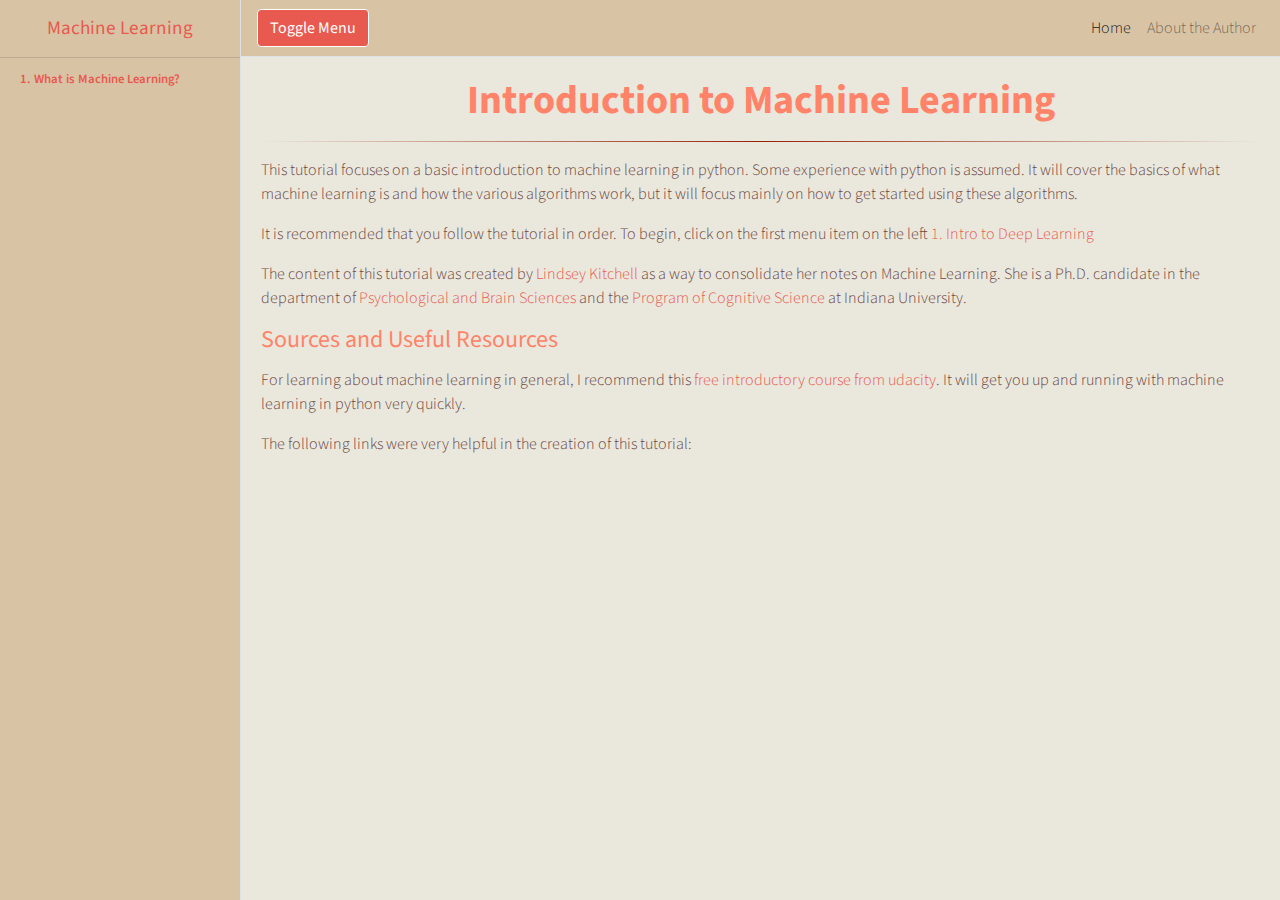
<file: index.html>
<!DOCTYPE html>
<html lang="en">

<head>

  <meta charset="utf-8">
  <meta name="viewport" content="width=device-width, initial-scale=1, shrink-to-fit=no">
  <meta name="description" content="Machine Learning Tutorial">
  <meta name="author" content="Lindsey M Kitchell">

  <title>Machine Learning</title>

  <!-- Bootstrap core CSS -->
  <link href="vendor/bootstrap/css/bootstrap.min.css" rel="stylesheet">

  <!-- Custom styles for this template -->
  <link href="css/simple-sidebar.css" rel="stylesheet">
    <!-- fonts -->
    <link href="https://fonts.googleapis.com/css?family=Source+Sans+Pro:300,400,600,700&display=swap" rel="stylesheet">

</head>

<body>

  <div class="d-flex" id="wrapper">

    <!-- Sidebar -->
    <div class="bg-light border-right" id="sidebar-wrapper">
       <div class="sidebar-heading"><strong>Machine Learning</strong></div>
      <div class="list-group list-group-flush">
        <a href="1whatisML.html" class="list-group-item list-group-item-action bg-light">1. What is Machine Learning?</a>
        
      </div>
    </div>
    <!-- /#sidebar-wrapper -->

    <!-- Page Content -->
    <div id="page-content-wrapper">

      <nav class="navbar navbar-expand-lg navbar-light bg-light border-bottom">
        <button class="btn btn-primary" id="menu-toggle">Toggle Menu</button>

        <button class="navbar-toggler" type="button" data-toggle="collapse" data-target="#navbarSupportedContent" aria-controls="navbarSupportedContent" aria-expanded="false" aria-label="Toggle navigation">
          <span class="navbar-toggler-icon"></span>
        </button>

        <div class="collapse navbar-collapse" id="navbarSupportedContent">
          <ul class="navbar-nav ml-auto mt-2 mt-lg-0">
            <li class="nav-item active">
              <a class="nav-link" href="index.html">Home <span class="sr-only">(current)</span></a>
            </li>
            <li class="nav-item">
              <a class="nav-link" target="_blank" href="https://lindseykitchell.weebly.com/">About the Author</a>
            </li>
<!--
            <li class="nav-item dropdown">
              <a class="nav-link dropdown-toggle" href="#" id="navbarDropdown" role="button" data-toggle="dropdown" aria-haspopup="true" aria-expanded="false">
                Dropdown
              </a>
              <div class="dropdown-menu dropdown-menu-right" aria-labelledby="navbarDropdown">
                <a class="dropdown-item" href="#">Action</a>
                <a class="dropdown-item" href="#">Another action</a>
                <div class="dropdown-divider"></div>
                <a class="dropdown-item" href="#">Something else here</a>
              </div>
            </li>
-->
          </ul>
        </div>
      </nav>

      <div class="container-fluid">
        <h1>Introduction to Machine Learning</h1>
          <hr>
          
          <p>This tutorial focuses on a basic introduction to machine learning in python. 
              Some experience with python is assumed. It will cover the basics of what machine learning is and how the various algorithms work, but it will focus mainly on how to get started using these algorithms.</p>
          
          <p>It is recommended that you follow the tutorial in order. To begin, click on the first menu item on the left 
              <a href=1introtodeeplearning.html>1. Intro to Deep Learning</a></p> 
          
          
          <p>The content of this tutorial was created by <a href="https://lindseykitchell.weebly.com/">Lindsey Kitchell</a> 
              as a way to consolidate her notes on Machine Learning. She is a Ph.D. candidate in the department of <a href="https://psych.indiana.edu/">Psychological and 
              Brain Sciences</a> and the <a href="http://www.cogs.indiana.edu/">Program of Cognitive Science</a> at Indiana University. </p>
          
              <h3 id="sources-and-useful-resources">Sources and Useful Resources</h1>
<p>For learning about machine learning in general, I recommend this <a href="https://www.udacity.com/course/intro-to-machine-learning--ud120">free introductory course from udacity</a>. It will get you up and running with machine learning in python very quickly. </p>

<p>The following links were very helpful in the creation of this tutorial:</p>

    <!-- /#page-content-wrapper -->

  </div>
  <!-- /#wrapper -->

  <!-- Bootstrap core JavaScript -->
  <script src="vendor/jquery/jquery.min.js"></script>
  <script src="vendor/bootstrap/js/bootstrap.bundle.min.js"></script>

  <!-- Menu Toggle Script -->
  <script>
    $("#menu-toggle").click(function(e) {
      e.preventDefault();
      $("#wrapper").toggleClass("toggled");
    });
  </script>

</body>

</html>
</file>
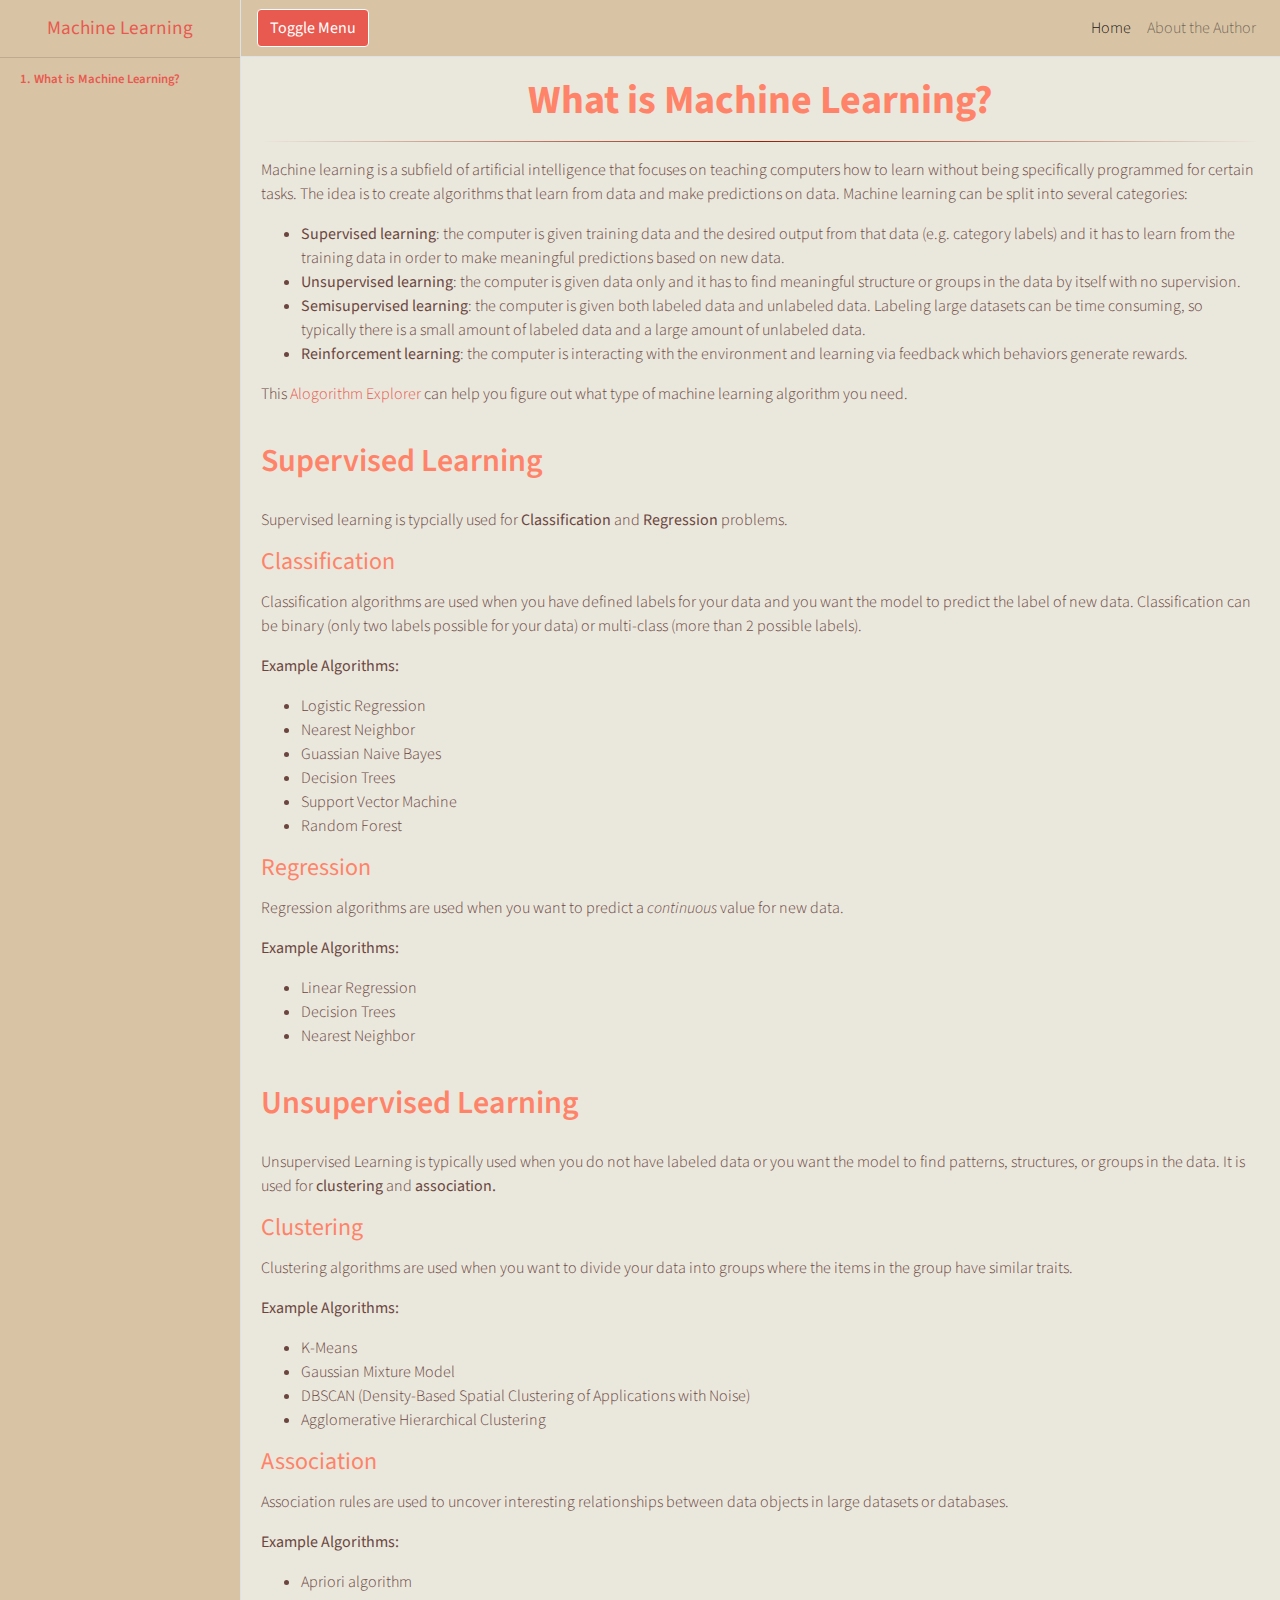
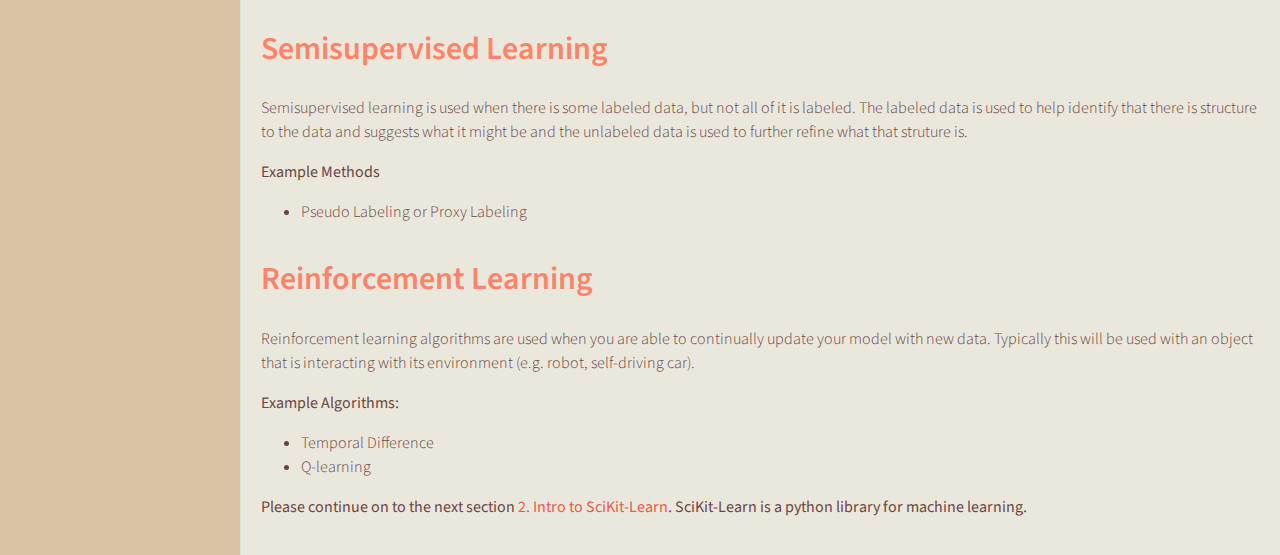
<file: 1whatisML.html>
<!DOCTYPE html>
<html lang="en">

<head>

  <meta charset="utf-8">
  <meta name="viewport" content="width=device-width, initial-scale=1, shrink-to-fit=no">
  <meta name="description" content="Machine Learning Tutorial">
  <meta name="author" content="Lindsey M Kitchell">

  <title>Machine Learning</title>

  <!-- Bootstrap core CSS -->
  <link href="vendor/bootstrap/css/bootstrap.min.css" rel="stylesheet">

  <!-- Custom styles for this template -->
  <link href="css/simple-sidebar.css" rel="stylesheet">
    <!-- fonts -->
    <link href="https://fonts.googleapis.com/css?family=Source+Sans+Pro:300,400,600,700&display=swap" rel="stylesheet">

</head>

<body>

  <div class="d-flex" id="wrapper">

    <!-- Sidebar -->
    <div class="bg-light border-right" id="sidebar-wrapper">
      <div class="sidebar-heading"><strong>Machine Learning</strong></div>
      <div class="list-group list-group-flush">
        <a href="1introtodeeplearning.html" class="list-group-item list-group-item-action bg-light">1. What is Machine Learning?</a>
   
      </div>
    </div>
    <!-- /#sidebar-wrapper -->

    <!-- Page Content -->
    <div id="page-content-wrapper">

      <nav class="navbar navbar-expand-lg navbar-light bg-light border-bottom">
        <button class="btn btn-primary" id="menu-toggle">Toggle Menu</button>

        <button class="navbar-toggler" type="button" data-toggle="collapse" data-target="#navbarSupportedContent" aria-controls="navbarSupportedContent" aria-expanded="false" aria-label="Toggle navigation">
          <span class="navbar-toggler-icon"></span>
        </button>

        <div class="collapse navbar-collapse" id="navbarSupportedContent">
          <ul class="navbar-nav ml-auto mt-2 mt-lg-0">
            <li class="nav-item active">
              <a class="nav-link" href="index.html">Home <span class="sr-only">(current)</span></a>
            </li>
            <li class="nav-item">
              <a class="nav-link" target="_blank" href="https://lindseykitchell.weebly.com/">About the Author</a>
            </li>
<!--
            <li class="nav-item dropdown">
              <a class="nav-link dropdown-toggle" href="#" id="navbarDropdown" role="button" data-toggle="dropdown" aria-haspopup="true" aria-expanded="false">
                Dropdown
              </a>
              <div class="dropdown-menu dropdown-menu-right" aria-labelledby="navbarDropdown">
                <a class="dropdown-item" href="#">Action</a>
                <a class="dropdown-item" href="#">Another action</a>
                <div class="dropdown-divider"></div>
                <a class="dropdown-item" href="#">Something else here</a>
              </div>
            </li>
-->
          </ul>
        </div>
      </nav>

      <div class="container-fluid">
        <h1>What is Machine Learning?</h1>
<hr>

          <p>Machine learning is a subfield of artificial intelligence that focuses on teaching computers 
              how to learn without being specifically programmed for certain tasks. The idea is to create 
              algorithms that learn from data and make predictions on data. Machine learning can be split 
              into several categories:</p>
          
            <ul>
                <li><strong>Supervised learning</strong>: the computer is given training data and the desired output from that data (e.g. category labels) and it has to learn from the training data in order to make meaningful predictions based on new data.</li>

                <li><strong>Unsupervised learning</strong>: the computer is given data only and it has to find meaningful structure or groups in the data by itself with no supervision.</li> 

                <li><strong>Semisupervised learning</strong>: the computer is given both labeled data and unlabeled data. Labeling large datasets can be time consuming, so typically there is a small amount of labeled data and a large amount of unlabeled data. </li>
                
                <li><strong>Reinforcement learning</strong>: the computer is interacting with the environment and learning via feedback which behaviors generate rewards. </li>
            </ul>
            
          
          <p>This <a href="https://samrose3.github.io/algorithm-explorer/">Alogorithm Explorer</a> can help you figure out what type of machine learning algorithm you need.</p>
          
          
            <h2>Supervised Learning</h2> 

          <p>Supervised learning is typcially used for <strong>Classification</strong> and <strong>Regression</strong> problems.</p>
   
          <h3>Classification</h3>
          <p>Classification algorithms are used when you have defined labels for your data and you want the model to predict the label of new data. Classification can be binary (only two labels possible for your data) or multi-class (more than 2 possible labels). </p>
          <p><strong>Example Algorithms:</strong></p>
          <ul>
          <li>Logistic Regression</li>
          <li>Nearest Neighbor</li>
          <li>Guassian Naive Bayes</li>
          <li>Decision Trees</li>
          <li>Support Vector Machine</li>
          <li>Random Forest</li></ul>
          
          
          <h3>Regression</h3>
          <p>Regression algorithms are used when you want to predict a <i>continuous</i> value for new data.</p>
        <p><strong>Example Algorithms:</strong></p>
          <ul>
              <li>Linear Regression</li>
              <li>Decision Trees</li>
              <li>Nearest Neighbor</li>
              
              </ul>
           
          <h2>Unsupervised Learning</h2>
          <p>Unsupervised Learning is typically used when you do not have labeled data or you want the model to find patterns, structures, or groups in the data. It is used for <strong>clustering</strong> and <strong>association.</strong></p>
          
          <h3>Clustering</h3>
          <p>Clustering algorithms are used when you want to divide your data into groups where the items in the group have similar traits.</p>

          <p><strong>Example Algorithms:</strong></p>
          <ul>
          <li>K-Means</li>
            <li>Gaussian Mixture Model</li>
              <li>DBSCAN (Density-Based Spatial Clustering of Applications with Noise)</li>
              <li>Agglomerative Hierarchical Clustering</li>
          </ul>
            
          <h3>Association</h3>
          <p>Association rules are used to uncover interesting relationships between data objects in large datasets or databases. </p>
          
          <p><strong>Example Algorithms:</strong></p>
          <ul>
          <li>Apriori algorithm</li>
          </ul>
          
          <h2>Semisupervised Learning</h2>
          <p>Semisupervised learning is used when there is some labeled data, but not all of it is labeled. The labeled data is used to help identify that there is structure to the data and suggests what it might be and the unlabeled data is used to further refine what that struture is. </p>
          <p><strong>Example Methods</strong></p>
          <ul>
          <li>Pseudo Labeling or Proxy Labeling</li>
          </ul>
          
          <h2>Reinforcement Learning</h2>
          
          <p>Reinforcement learning algorithms are used when you are able to continually update your model with new data. Typically this will be used with an object that is interacting with its environment (e.g. robot, self-driving car).</p>
          
          
          <p><strong>Example Algorithms:</strong></p>
          <ul>
          <li>Temporal Difference</li>
              <li>Q-learning</li>
          </ul>
          
          <p><b>Please continue on to the next section <a href="">2. Intro to SciKit-Learn</a>. SciKit-Learn is a python library for machine learning.</b></p>


      </div>
    </div>
    <!-- /#page-content-wrapper -->

  </div>
  <!-- /#wrapper -->

  <!-- Bootstrap core JavaScript -->
  <script src="vendor/jquery/jquery.min.js"></script>
  <script src="vendor/bootstrap/js/bootstrap.bundle.min.js"></script>

  <!-- Menu Toggle Script -->
  <script>
    $("#menu-toggle").click(function(e) {
      e.preventDefault();
      $("#wrapper").toggleClass("toggled");
    });
  </script>

</body>

</html>
</file>
<file: css/simple-sidebar.css>
/*!
 * Start Bootstrap - Simple Sidebar (https://startbootstrap.com/template-overviews/simple-sidebar)
 * Copyright 2013-2019 Start Bootstrap
 * Licensed under MIT (https://github.com/BlackrockDigital/startbootstrap-simple-sidebar/blob/master/LICENSE)
 */
body {
  overflow-x: hidden;
  font-family: Source Sans Pro;
  color: #6B463F;
  font-weight: 300;
  background-color: #EAE7DC
}
hr {
    border: 0;
    height: 1px;
    background-image: linear-gradient(to right, rgba(0, 0, 0, 0), #962005, rgba(0, 0, 0, 0));
}

a {
    color:#E85A4F;
}

h1{
    padding-bottom: 0px;
    font-weight: 700;
    text-align: center;
    color:  #FF8369;
}
h2 {
    font-size: 2rem;
    padding-bottom: 20px;
    padding-top: 20px;
    font-weight: 600;
    color:  #FF8369;
}

h3 {
    font-size: 1.5rem;
    padding-bottom: 5px;
/*    text-decoration: underline;*/
    font-weight: 400;
    color:  #FF8369;
}

code {
    color:black;
    font-size: .75rem;
    background-color: #EBEDEF
}

.code {
    overflow: auto;
}

pre {
    background-color: #EBEDEF;
    padding: 20px;
}

#sidebar-wrapper {
  min-height: 100vh;
  margin-left: -15rem;
  -webkit-transition: margin .25s ease-out;
  -moz-transition: margin .25s ease-out;
  -o-transition: margin .25s ease-out;
  transition: margin .25s ease-out;
font-weight: 600;
}

.bg-light {
color: #E85A4F;
background-color: #D8C3A5!important;
}


#sidebar-wrapper .sidebar-heading {
  padding: 0.875rem 1.25rem;
  font-size: 1.2rem;
    font-weight: 300;
    text-align: center;
}

#sidebar-wrapper .list-group {
  width: 15rem;
  font-size: .8rem;
}

#page-content-wrapper {
  min-width: 100vw;
}

#wrapper.toggled #sidebar-wrapper {
  margin-left: 0;
}

@media (min-width: 768px) {
  #sidebar-wrapper {
    margin-left: 0;
  }

  #page-content-wrapper {
    min-width: 0;
    width: 100%;
  }

  #wrapper.toggled #sidebar-wrapper {
    margin-left: -15rem;
  }
}

.btn {
    background-color: #E85A4F;
}

.btn-primary {
    color:#FFFFFF;
    border-color: white;
}

.btn-primary:hover,
.btn-primary:active,
.btn-primary.active{
    background-color: #F8BAAC;
    border-color: #F8BAAC;
}
.btn-primary:focus{
    box-shadow: none;
}
.container-fluid {
padding: 20px;

}

.center {
  display: block;
  margin-left: auto;
  margin-right: auto;
/*  width: 50%;*/
}

.btmpg {
    font-size: .8rem;
}
</file>
